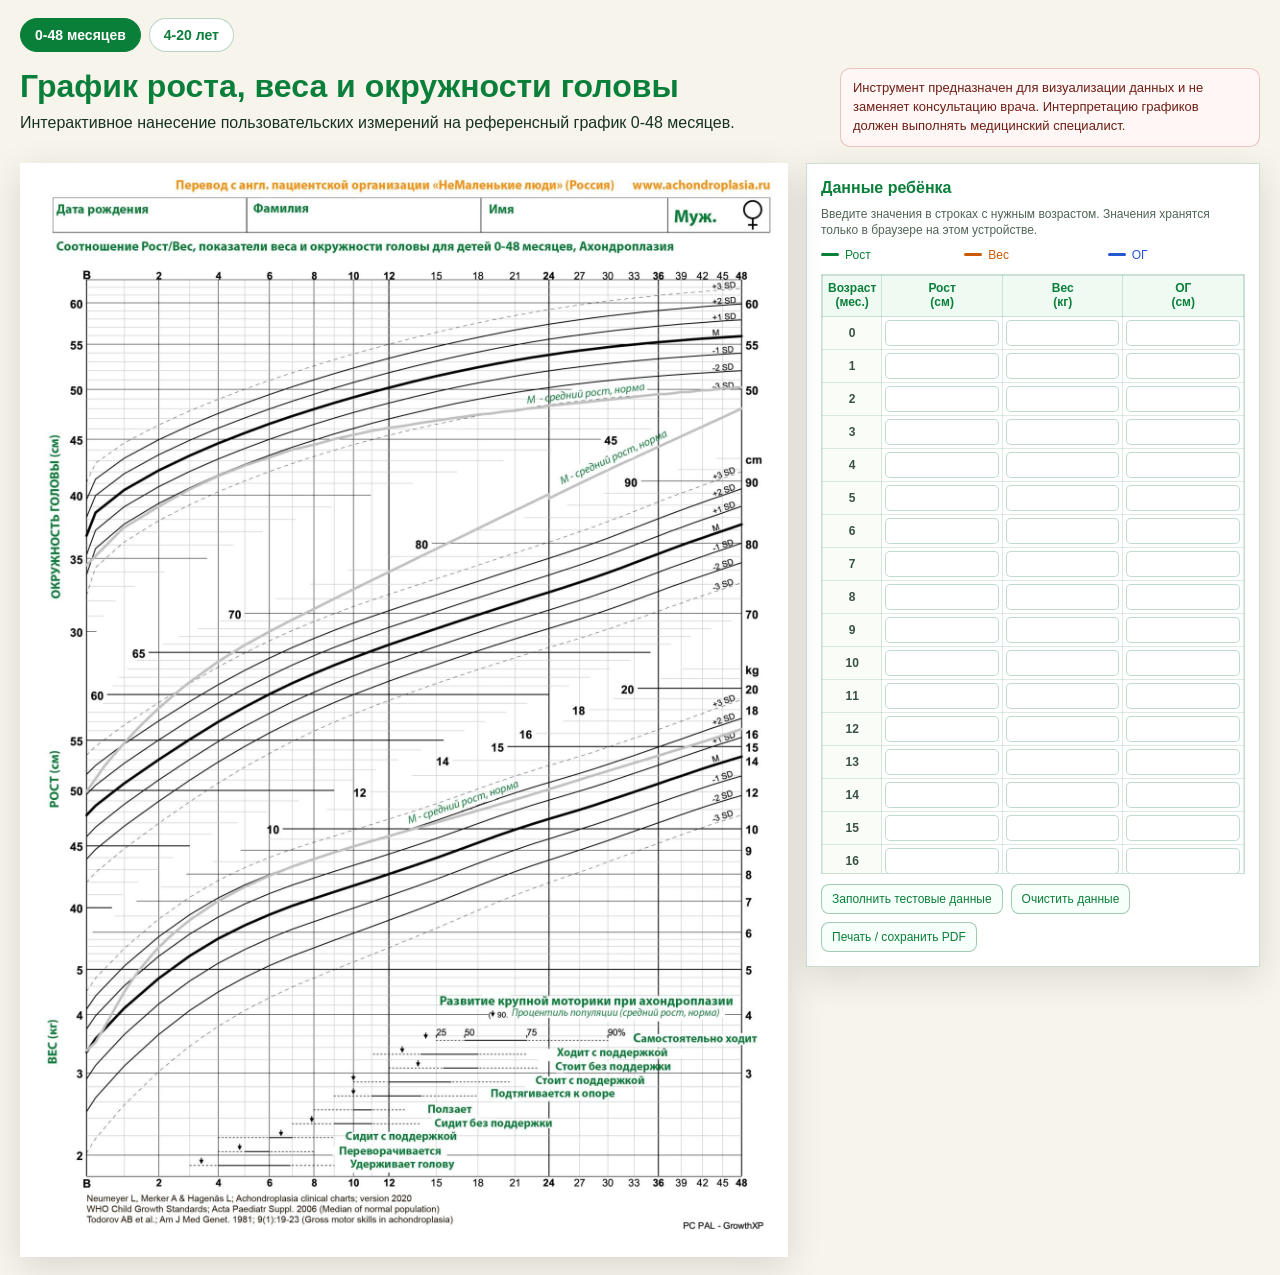
<file: index.html>
<!doctype html>
<html lang="ru">
<head>
  <meta charset="utf-8" />
  <meta name="viewport" content="width=device-width, initial-scale=1" />
  <title>График роста, веса и окружности головы</title>
  <link rel="stylesheet" href="css/styles.css" />
  <link rel="stylesheet" href="css/print.css" media="print" />
</head>
<body>
  <main class="page">
    <nav class="site-nav no-print" aria-label="Разделы графиков">
      <a class="site-nav__link site-nav__link--active" href="index.html" aria-current="page">0-48 месяцев</a>
      <a class="site-nav__link" href="achondroplasia_growth_weight_page_fixed_height_under_80.html">4-20 лет</a>
    </nav>

    <header class="page-header">
      <div>
        <h1>График роста, веса и окружности головы</h1>
        <p>Интерактивное нанесение пользовательских измерений на референсный график 0-48 месяцев.</p>
      </div>
      <p class="legal-note">
        Инструмент предназначен для визуализации данных и не заменяет консультацию врача.
        Интерпретацию графиков должен выполнять медицинский специалист.
      </p>
    </header>

    <div class="page-layout">
      <section class="chart-wrapper" id="chart" aria-label="График роста, веса и окружности головы">
        <img
          class="chart-image"
          src="assets/growth-chart-achondroplasia-male-0-48.png"
          alt="Референсный график роста, веса и окружности головы для мальчиков 0-48 месяцев"
        />
        <svg class="user-plot" viewBox="0 0 768 1094" preserveAspectRatio="none" aria-hidden="true">
          <g id="userLayer"></g>
        </svg>
      </section>

      <aside class="data-panel" aria-label="Таблица пользовательских измерений">
        <h2>Данные ребёнка</h2>
        <p class="panel-note">
          Введите значения в строках с нужным возрастом. Значения хранятся только в браузере на этом устройстве.
        </p>

        <div class="legend" aria-label="Обозначения пользовательских линий">
          <span class="height"><i></i>Рост</span>
          <span class="weight"><i></i>Вес</span>
          <span class="headCircumference"><i></i>ОГ</span>
        </div>

        <div class="table-wrap">
          <table class="data-entry">
            <thead>
              <tr>
                <th>Возраст<br>(мес.)</th>
                <th>Рост<br>(см)</th>
                <th>Вес<br>(кг)</th>
                <th>ОГ<br>(см)</th>
              </tr>
            </thead>
            <tbody id="userRows"></tbody>
          </table>
        </div>

        <div class="controls no-print">
          <button type="button" id="fillTestDataBtn">Заполнить тестовые данные</button>
          <button type="button" id="clearDataBtn">Очистить данные</button>
          <button type="button" id="printPageBtn">Печать / сохранить PDF</button>
        </div>
      </aside>
    </div>
  </main>

  <script type="module" src="js/app.js"></script>
</body>
</html>
</file>
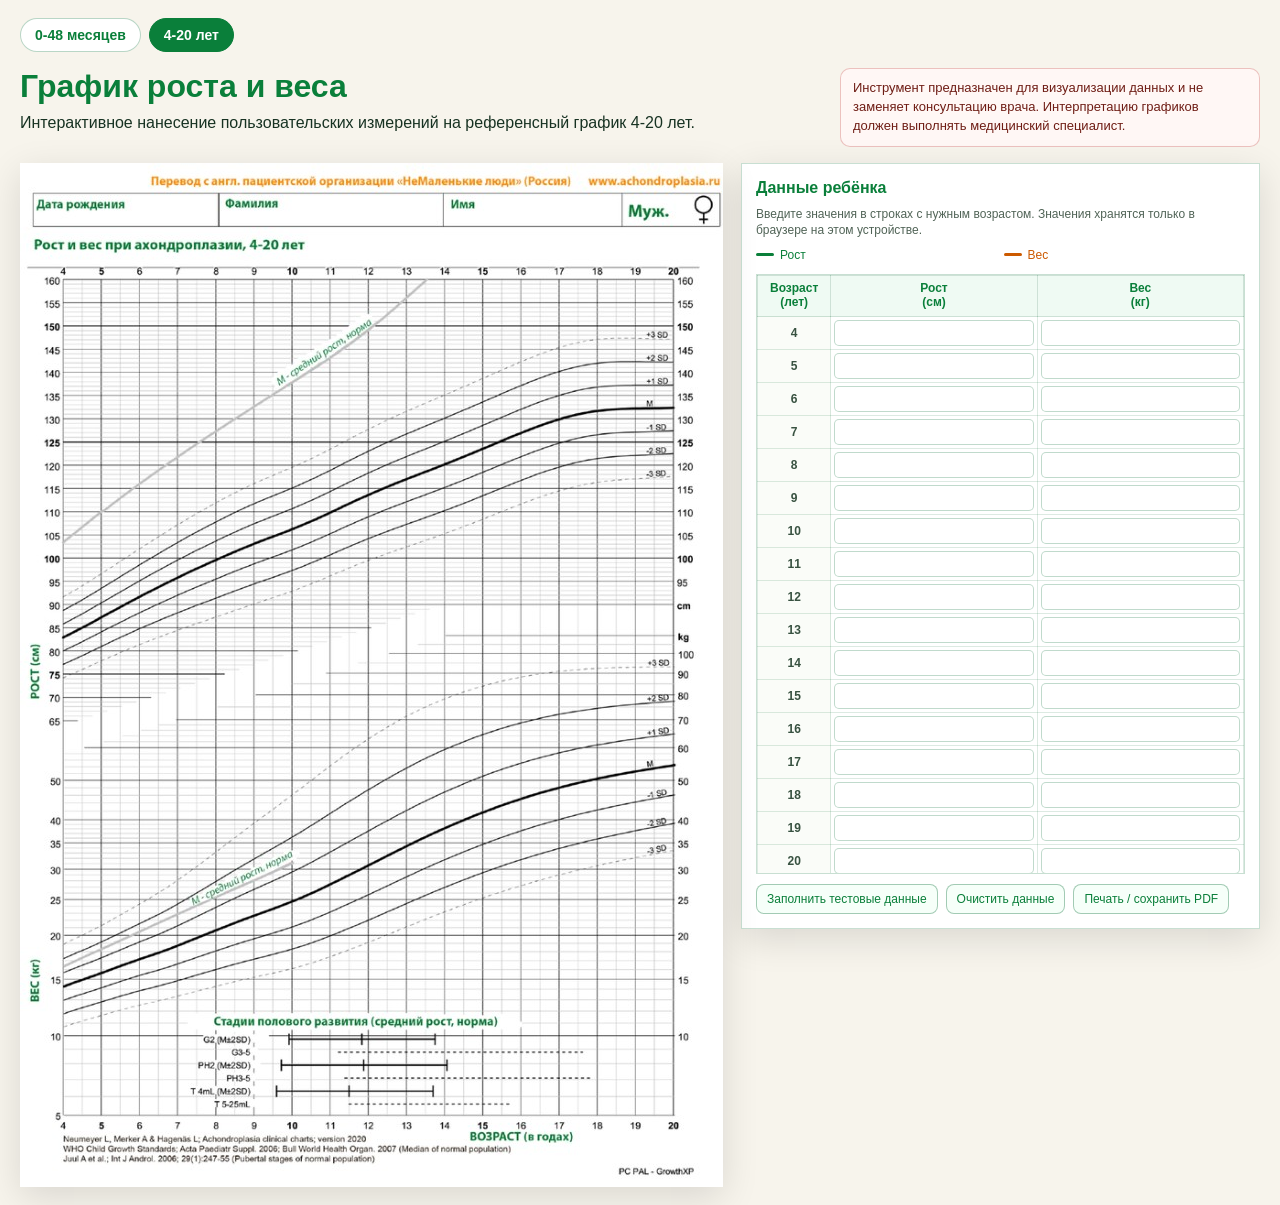
<file: achondroplasia_growth_weight_page_fixed_height_under_80.html>
﻿<!doctype html>
<html lang="ru">
<head>
  <meta charset="utf-8" />
  <meta name="viewport" content="width=device-width, initial-scale=1" />
  <title>Рост и вес при ахондроплазии, 4–20 лет</title>
  <link rel="stylesheet" href="css/styles.css" />
  <link rel="stylesheet" href="css/print.css" media="print" />
</head>
<body>
  <main class="page">
    <nav class="site-nav no-print" aria-label="Разделы графиков">
      <a class="site-nav__link" href="index.html">0-48 месяцев</a>
      <a class="site-nav__link site-nav__link--active" href="achondroplasia_growth_weight_page_fixed_height_under_80.html" aria-current="page">4-20 лет</a>
    </nav>

    <header class="page-header">
      <div>
        <h1>График роста и веса</h1>
        <p>Интерактивное нанесение пользовательских измерений на референсный график 4-20 лет.</p>
      </div>
      <p class="legal-note">
        Инструмент предназначен для визуализации данных и не заменяет консультацию врача.
        Интерпретацию графиков должен выполнять медицинский специалист.
      </p>
    </header>

    <div class="page-layout page-layout--4-20">
      <section class="chart-wrapper chart-wrapper--4-20" id="chart" aria-label="График роста и веса при ахондроплазии">
        <img
          class="chart-image"
          src="assets/growth-chart-achondroplasia-male-4-20.png"
          alt="Референсный график роста и веса при ахондроплазии для мальчиков 4-20 лет"
        />
        <svg class="user-plot" viewBox="0 0 703 1024" preserveAspectRatio="none" aria-hidden="true">
          <g id="userLayer"></g>
        </svg>
      </section>

      <aside class="data-panel" aria-label="Таблица пользовательских измерений">
        <h2>Данные ребёнка</h2>
        <p class="panel-note">
          Введите значения в строках с нужным возрастом. Значения хранятся только в браузере на этом устройстве.
        </p>

        <div class="legend legend--two-cols" aria-label="Обозначения пользовательских линий">
          <span class="height"><i></i>Рост</span>
          <span class="weight"><i></i>Вес</span>
        </div>

        <div class="table-wrap">
          <table class="data-entry">
            <thead>
              <tr>
                <th>Возраст<br>(лет)</th>
                <th>Рост<br>(см)</th>
                <th>Вес<br>(кг)</th>
              </tr>
            </thead>
            <tbody id="userRows"></tbody>
          </table>
        </div>

        <div class="controls no-print">
          <button type="button" id="fillTestDataBtn">Заполнить тестовые данные</button>
          <button type="button" id="clearDataBtn">Очистить данные</button>
          <button type="button" id="printPageBtn">Печать / сохранить PDF</button>
        </div>
      </aside>
    </div>
  </main>

  <script type="module" src="js/app-4-20.js?v=2"></script>
</body>
</html>
</file>
<file: css/styles.css>
:root {
  --paper: #f7f4ec;
  --ink: #173222;
  --green: #0a7f3a;
  --green-dark: #075c2c;
  --orange: #cc5a00;
  --blue: #2458d3;
  --danger: #b42318;
  --height-line: #0a7f3a;
  --weight-line: #cc5a00;
  --border-green: rgba(7, 108, 52, 0.22);
  --shadow-card: 0 10px 35px rgba(0, 0, 0, 0.12);
}

* {
  box-sizing: border-box;
}

body {
  margin: 0;
  min-height: 100vh;
  background: var(--paper);
  color: var(--ink);
  font-family: Arial, Helvetica, sans-serif;
  padding: 18px;
}

.page {
  width: min(100%, 1240px);
  margin: 0 auto;
}

.page--fixed-chart {
  display: flex;
  align-items: flex-start;
  gap: 18px;
  width: max-content;
  min-width: 100%;
}

.site-nav {
  display: flex;
  flex-wrap: wrap;
  gap: 8px;
  margin-bottom: 16px;
  width: min(100%, 1240px);
  margin-left: auto;
  margin-right: auto;
}

.site-nav--fixed-chart {
  width: max-content;
  min-width: 100%;
  margin-left: 0;
  margin-right: 0;
}

.site-nav__link {
  border: 1px solid rgba(7, 108, 52, 0.28);
  border-radius: 999px;
  background: #fff;
  color: var(--green);
  padding: 8px 14px;
  font-size: 14px;
  font-weight: 700;
  text-decoration: none;
}

.site-nav__link:hover,
.site-nav__link--active {
  background: var(--green);
  border-color: var(--green);
  color: #fff;
}

.page-header {
  display: grid;
  grid-template-columns: minmax(0, 1fr) minmax(280px, 420px);
  gap: 16px;
  align-items: start;
  margin-bottom: 16px;
}

.page-header h1 {
  margin: 0 0 6px;
  color: var(--green);
  font-size: clamp(22px, 3vw, 32px);
}

.page-header p {
  margin: 0;
  line-height: 1.45;
}

.legal-note {
  border: 1px solid rgba(180, 35, 24, 0.25);
  border-radius: 10px;
  background: #fff7f5;
  color: #6f1d15;
  padding: 10px 12px;
  font-size: 13px;
}

.page-layout {
  display: grid;
  grid-template-columns: minmax(520px, 768px) minmax(360px, 1fr);
  gap: 18px;
  align-items: start;
}

.page-layout--4-20 {
  grid-template-columns: minmax(480px, 703px) minmax(360px, 1fr);
}

.chart-wrapper {
  position: relative;
  width: 100%;
  aspect-ratio: 768 / 1094;
  background: white;
  box-shadow: var(--shadow-card);
  overflow: hidden;
  user-select: none;
}

.chart-wrapper--4-20 {
  aspect-ratio: 703 / 1024;
}

.chart-card {
  width: 718px;
  background: white;
  border: 1px solid var(--border-green);
  box-shadow: var(--shadow-card);
  overflow: hidden;
}

.chart-wrap {
  position: relative;
  width: 718px;
  height: 1045px;
  overflow: hidden;
  background: white;
  user-select: none;
}

.reference-chart,
.overlay {
  position: absolute;
  inset: 0;
  width: 718px;
  height: 1045px;
}

.reference-chart {
  display: block;
  object-fit: contain;
  pointer-events: none;
  user-select: none;
}

.overlay {
  pointer-events: none;
  overflow: visible;
}

.chart-image,
.user-plot {
  position: absolute;
  inset: 0;
  width: 100%;
  height: 100%;
}

.chart-image {
  display: block;
}

.user-plot {
  pointer-events: none;
}

.user-line {
  fill: none;
  stroke-width: 3;
  stroke-linecap: round;
  stroke-linejoin: round;
  vector-effect: non-scaling-stroke;
  filter: drop-shadow(0 1px 2px rgba(255, 255, 255, 0.8));
}

.user-line.height {
  stroke: var(--green);
}

.user-line.weight {
  stroke: var(--orange);
}

.user-line.headCircumference {
  stroke: var(--blue);
}

.user-point {
  stroke: white;
  stroke-width: 1.5;
  vector-effect: non-scaling-stroke;
}

.user-point.height {
  fill: var(--green);
}

.user-point.weight {
  fill: var(--orange);
}

.user-point.headCircumference {
  fill: var(--blue);
}

.overlay path {
  filter: drop-shadow(0 1px 2px rgba(255, 255, 255, 0.8));
}

.data-panel {
  background: white;
  border: 1px solid var(--border-green);
  box-shadow: var(--shadow-card);
  padding: 14px;
  max-height: min(1094px, calc(100vh - 36px));
  overflow: auto;
}

.page--fixed-chart .data-panel {
  position: sticky;
  top: 18px;
  width: 360px;
  max-height: calc(100vh - 36px);
  display: flex;
  flex-direction: column;
  padding: 0;
  overflow: hidden;
}

.panel-header {
  padding: 14px 16px 10px;
  border-bottom: 1px solid var(--border-green);
}

.panel-title {
  margin: 0 0 6px;
  color: var(--green);
  font-size: 18px;
  line-height: 1.25;
}

.data-panel h2 {
  margin: 0 0 8px;
  color: var(--green);
  font-size: 16px;
  line-height: 1.25;
}

.panel-note {
  margin: 0 0 10px;
  font-size: 12px;
  line-height: 1.35;
  color: #516457;
}

.panel-header .panel-note {
  margin: 0;
}

.legend {
  display: grid;
  grid-template-columns: repeat(3, minmax(0, 1fr));
  gap: 6px;
  margin: 8px 0 12px;
  font-size: 12px;
}

.legend--two-cols {
  grid-template-columns: repeat(2, minmax(0, 1fr));
}

.legend span {
  display: inline-flex;
  align-items: center;
  gap: 6px;
  white-space: nowrap;
}

.legend i {
  display: inline-block;
  width: 18px;
  height: 3px;
  border-radius: 999px;
  background: currentColor;
}

.legend .height {
  color: var(--green);
}

.legend .weight {
  color: var(--orange);
}

.legend .headCircumference {
  color: var(--blue);
}

.legend-item {
  display: inline-flex;
  align-items: center;
  gap: 7px;
  white-space: nowrap;
}

.legend-item.height {
  color: var(--green);
}

.legend-item.weight {
  color: var(--orange);
}

.swatch {
  width: 28px;
  height: 0;
  border-top: 3px solid currentColor;
  border-radius: 999px;
}

.page--fixed-chart .legend {
  grid-template-columns: repeat(2, minmax(0, 1fr));
  margin: 0;
  padding: 10px 16px;
  border-bottom: 1px solid var(--border-green);
  color: #385241;
}

.table-wrap {
  border: 1px solid var(--border-green);
  overflow: auto;
  max-height: calc(100vh - 300px);
}

.page--fixed-chart .table-wrap {
  border: 0;
  max-height: none;
  flex: 1;
}

.data-entry {
  width: 100%;
  border-collapse: collapse;
  font-size: 12px;
}

.data-entry th {
  position: sticky;
  top: 0;
  z-index: 2;
  background: #effaf3;
  color: var(--green);
  border: 1px solid rgba(7, 108, 52, 0.20);
  padding: 6px 5px;
  text-align: center;
  line-height: 1.15;
}

.data-entry td {
  border: 1px solid rgba(7, 108, 52, 0.14);
  padding: 3px;
  text-align: center;
  background: white;
  vertical-align: top;
}

.data-entry td:first-child {
  background: #fafcf8;
  font-weight: 700;
  color: #385241;
  vertical-align: middle;
}

.age-cell {
  width: 86px;
}

.data-entry input {
  width: 100%;
  min-width: 72px;
  border: 1px solid rgba(7, 108, 52, 0.25);
  border-radius: 5px;
  padding: 5px 4px;
  font: inherit;
  text-align: center;
  background: white;
}

.data-entry input:focus {
  outline: 2px solid rgba(7, 108, 52, 0.22);
  border-color: rgba(7, 108, 52, 0.65);
}

.data-entry input.is-invalid {
  border-color: var(--danger);
  background: #fff7f5;
}

.data-entry input.invalid {
  border-color: var(--danger);
  background: #fff7f5;
}

.cell-warning {
  display: none;
  margin-top: 3px;
  color: var(--danger);
  font-size: 10px;
  line-height: 1.2;
  text-align: left;
}

.cell-warning.is-visible {
  display: block;
}

.controls {
  display: flex;
  gap: 8px;
  margin: 10px 0 0;
  flex-wrap: wrap;
}

.actions {
  display: flex;
  gap: 8px;
  padding: 12px 16px 14px;
  border-top: 1px solid var(--border-green);
  background: white;
}

button,
.controls button {
  border: 1px solid rgba(7, 108, 52, 0.35);
  background: #f6fff9;
  color: var(--green);
  border-radius: 8px;
  padding: 7px 10px;
  font: inherit;
  font-size: 12px;
  cursor: pointer;
}

button.primary {
  background: var(--green);
  border-color: var(--green);
  color: white;
  font-weight: 700;
}

button:hover,
.controls button:hover {
  background: #e9fff0;
}

button.primary:hover {
  background: var(--green-dark);
}

@media (max-width: 980px) {
  body {
    padding: 10px;
  }

  .page-header,
  .page-layout {
    grid-template-columns: 1fr;
  }

  .data-panel {
    max-height: none;
  }

  .table-wrap {
    max-height: 520px;
  }
}

@media (max-width: 1120px) {
  .page--fixed-chart,
  .site-nav--fixed-chart {
    width: 100%;
    min-width: 0;
  }

  .page--fixed-chart {
    display: grid;
    grid-template-columns: 1fr;
  }

  .chart-card,
  .chart-wrap,
  .reference-chart,
  .overlay {
    width: 100%;
  }

  .chart-card {
    max-width: 718px;
  }

  .chart-wrap {
    height: auto;
    aspect-ratio: 718 / 1045;
  }

  .reference-chart,
  .overlay {
    height: 100%;
  }

  .page--fixed-chart .data-panel {
    position: static;
    width: min(100%, 718px);
    max-height: none;
  }
}
</file>
<file: css/print.css>
@page {
  size: A4 portrait;
  margin: 6mm;
}

@media print {
  * {
    box-sizing: border-box;
    -webkit-print-color-adjust: exact;
    print-color-adjust: exact;
  }

  html,
  body {
    width: auto;
    min-width: 0;
    min-height: 0;
    margin: 0 !important;
    padding: 0 !important;
    background: white !important;
    overflow: hidden !important;
  }

  body {
    color: var(--ink);
    font-family: Arial, Helvetica, sans-serif;
  }

  .no-print,
  .controls,
  .actions,
  button,
  .cell-warning {
    display: none !important;
  }

  .page {
    width: 198mm !important;
    max-width: 198mm !important;
    min-width: 0 !important;
    margin: 0 !important;
    overflow: hidden !important;
    page-break-inside: avoid;
    break-inside: avoid;
  }

  .page-header {
    display: grid !important;
    grid-template-columns: minmax(0, 1fr) 64mm !important;
    gap: 4mm !important;
    align-items: start !important;
    margin: 0 0 4mm !important;
    page-break-inside: avoid;
    break-inside: avoid;
  }

  .page-header h1 {
    margin: 0 0 2mm !important;
    font-size: 18pt !important;
    line-height: 1.12 !important;
  }

  .page-header p {
    margin: 0 !important;
    line-height: 1.25 !important;
  }

  .legal-note {
    border: 1px solid rgba(180, 35, 24, 0.25) !important;
    border-radius: 10px !important;
    background: #fff7f5 !important;
    color: #6f1d15 !important;
    padding: 2.5mm 3mm !important;
    font-size: 9pt !important;
    line-height: 1.25 !important;
  }

  .page-layout {
    display: grid !important;
    grid-template-columns: 126mm 68mm !important;
    gap: 4mm !important;
    align-items: start !important;
    width: 198mm !important;
    max-width: 198mm !important;
    overflow: hidden !important;
    page-break-inside: avoid;
    break-inside: avoid;
  }

  .chart-wrapper {
    width: 126mm !important;
    max-width: 126mm !important;
    height: 179.5mm !important;
    aspect-ratio: auto !important;
    box-shadow: none !important;
    overflow: hidden !important;
    page-break-inside: avoid;
    break-inside: avoid;
  }

  .chart-wrapper--4-20 {
    height: 183.4mm !important;
  }

  .page-layout--4-20 .data-panel {
    height: 183.4mm !important;
    max-height: 183.4mm !important;
  }

  .chart-image,
  .user-plot {
    position: absolute !important;
    inset: 0 !important;
    width: 100% !important;
    height: 100% !important;
  }

  .data-panel {
    width: 68mm !important;
    max-width: 68mm !important;
    height: 179.5mm !important;
    max-height: 179.5mm !important;
    overflow: hidden !important;
    box-shadow: none !important;
    page-break-before: auto !important;
    break-before: auto !important;
    page-break-inside: avoid;
    break-inside: avoid;
    padding: 3mm !important;
  }

  .data-panel h2,
  .panel-title {
    margin: 0 0 2mm !important;
    font-size: 12pt !important;
    line-height: 1.15 !important;
  }

  .panel-note {
    margin: 0 0 2mm !important;
    font-size: 8pt !important;
    line-height: 1.2 !important;
  }

  .legend {
    gap: 2mm !important;
    margin: 2mm 0 3mm !important;
    padding: 0 !important;
    border-bottom: 0 !important;
    font-size: 8pt !important;
  }

  .table-wrap {
    max-height: none !important;
    overflow: hidden !important;
  }

  table,
  .data-entry {
    width: 100% !important;
    border-collapse: collapse !important;
    font-size: 8pt !important;
  }

  th,
  td,
  .data-entry th,
  .data-entry td {
    border: 1px solid rgba(7, 108, 52, 0.22) !important;
    padding: 1mm !important;
    text-align: center !important;
    line-height: 1.1 !important;
  }

  th,
  .data-entry th {
    position: static !important;
    background: #effaf3 !important;
    color: var(--green) !important;
  }

  .data-entry input,
  input {
    width: 100% !important;
    min-width: 0 !important;
    border: 0 !important;
    border-radius: 0 !important;
    background: transparent !important;
    padding: 0 !important;
    font: inherit !important;
    text-align: center !important;
  }

  .page--fixed-chart {
    display: flex !important;
    align-items: flex-start !important;
    gap: 4mm !important;
    width: 198mm !important;
    max-width: 198mm !important;
    min-width: 0 !important;
  }

  .page--fixed-chart .chart-card {
    width: 132mm !important;
    max-width: 132mm !important;
    border: 1px solid var(--border-green) !important;
    box-shadow: none !important;
    overflow: hidden !important;
    page-break-inside: avoid;
    break-inside: avoid;
  }

  .page--fixed-chart .chart-wrap {
    width: 132mm !important;
    height: 192.2mm !important;
    aspect-ratio: auto !important;
    overflow: hidden !important;
  }

  .page--fixed-chart .reference-chart,
  .page--fixed-chart .overlay {
    position: absolute !important;
    inset: 0 !important;
    width: 132mm !important;
    height: 192.2mm !important;
  }

  .page--fixed-chart .data-panel {
    position: static !important;
    width: 62mm !important;
    max-width: 62mm !important;
    height: 192.2mm !important;
    max-height: 192.2mm !important;
    display: flex !important;
    flex-direction: column !important;
    padding: 0 !important;
    overflow: hidden !important;
  }

  .page--fixed-chart .panel-header {
    padding: 3mm !important;
    border-bottom: 1px solid var(--border-green) !important;
  }

  .page--fixed-chart .legend {
    display: grid !important;
    grid-template-columns: repeat(2, minmax(0, 1fr)) !important;
    padding: 2mm 3mm !important;
    margin: 0 !important;
    border-bottom: 1px solid var(--border-green) !important;
  }

  .page--fixed-chart .table-wrap {
    flex: 1 1 auto !important;
    min-height: 0 !important;
    overflow: hidden !important;
    border: 0 !important;
  }
}
</file>
